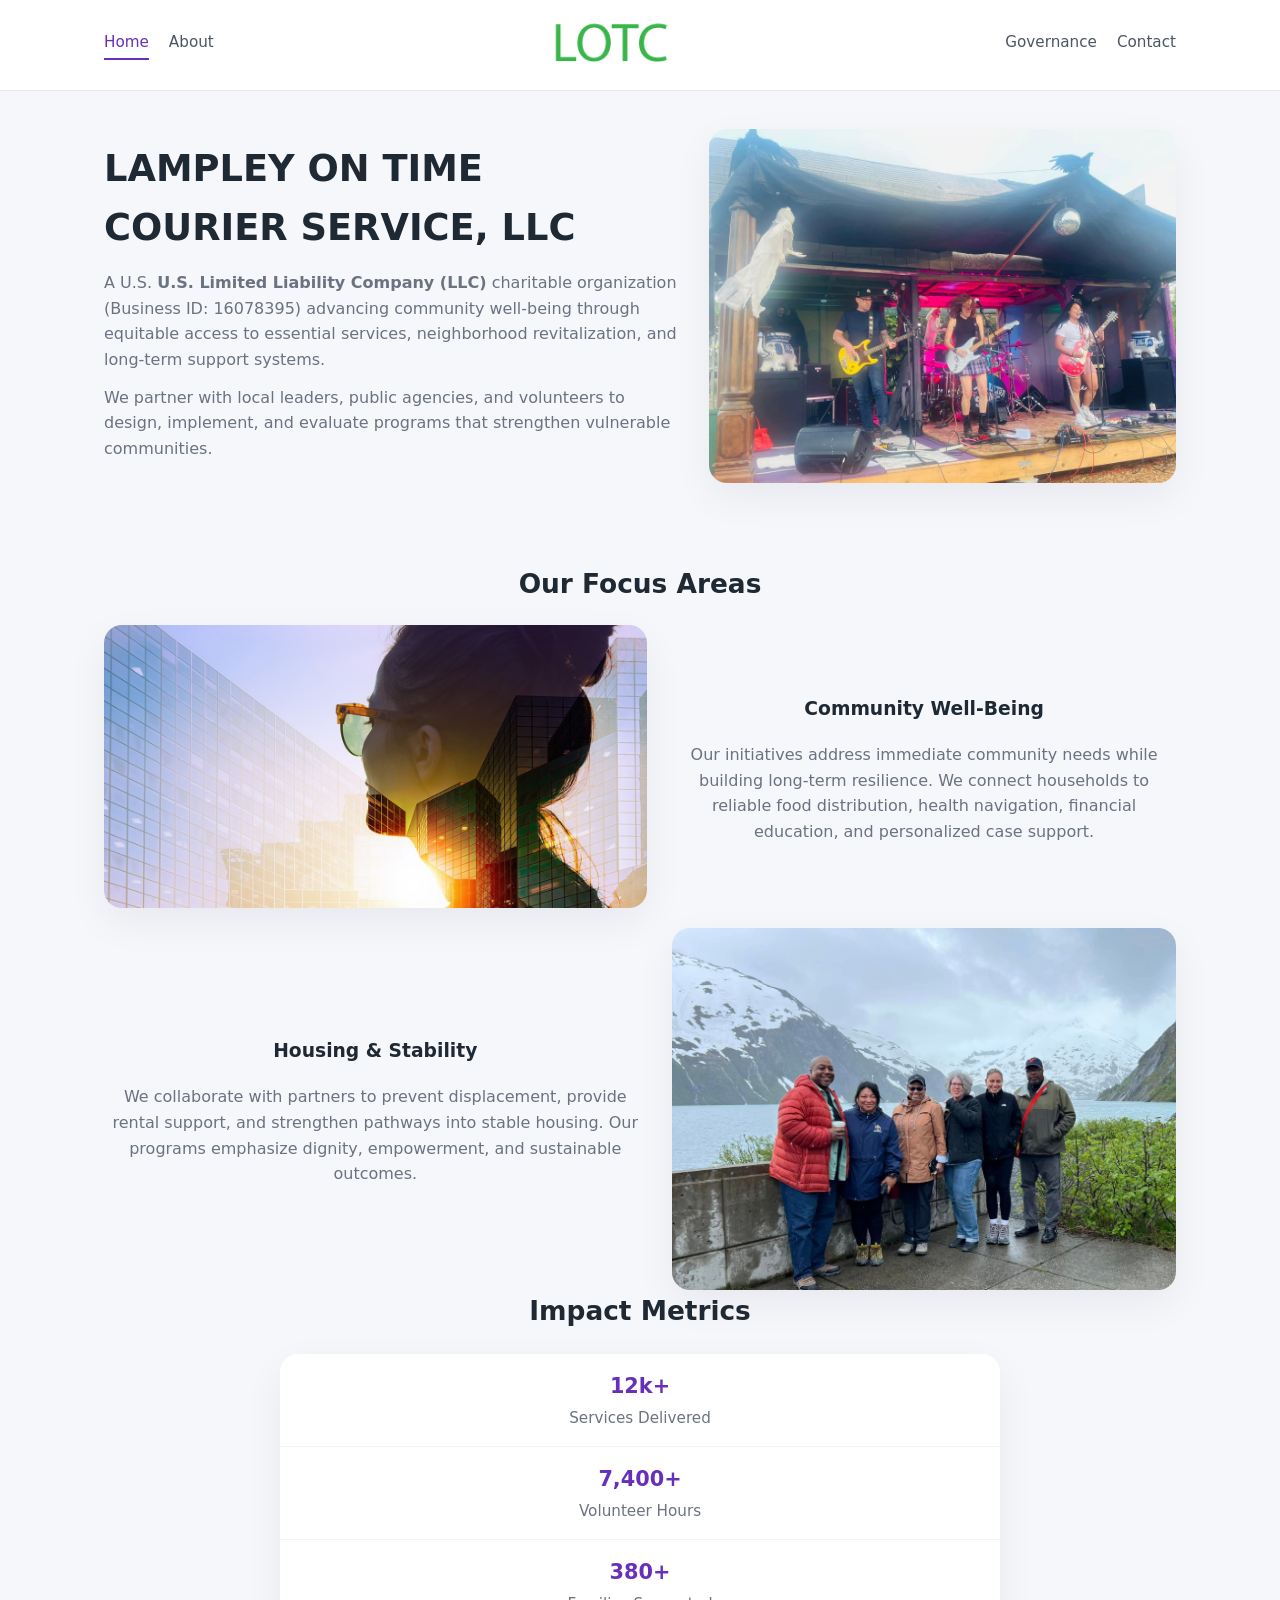
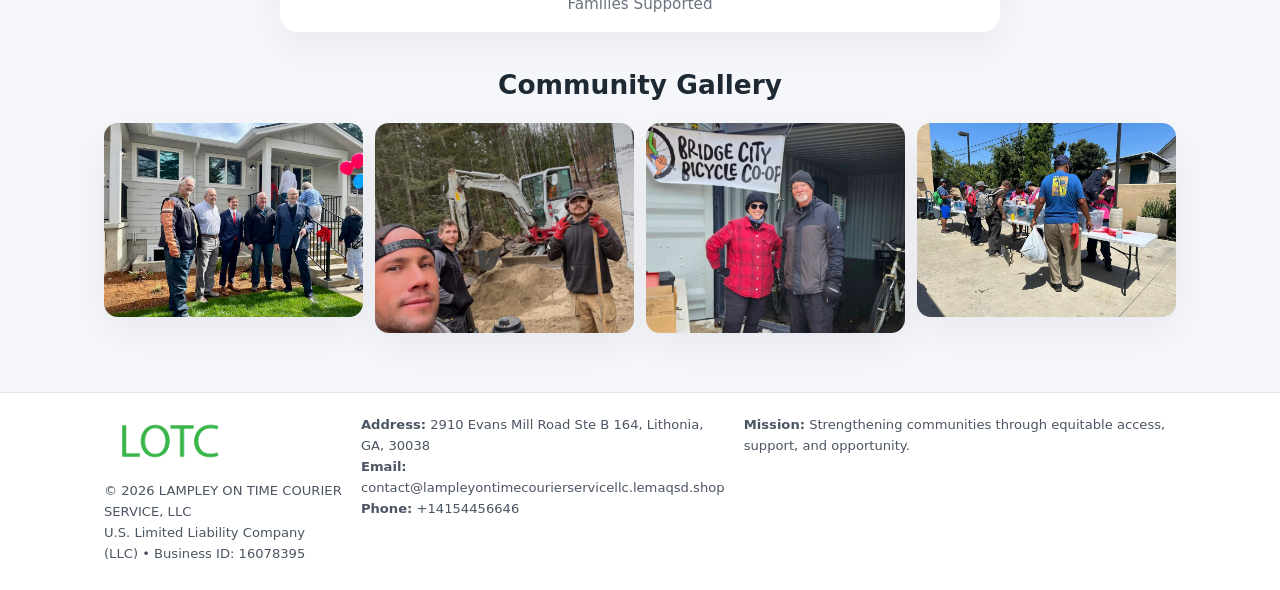
<file: index.html>
<!doctype html>
<html lang="en">
<head>
<meta charset="utf-8"/>
<meta name="viewport" content="width=device-width,initial-scale=1"/>
<title>LAMPLEY ON TIME COURIER SERVICE, LLC – Nonprofit • 2025</title>
<link rel="stylesheet" href="assets/styles.css"/>
<link rel="icon" href="images/logo.png"/>

<meta name="data-ein" content="16078395">
<meta name="data-name" content="LAMPLEY ON TIME COURIER SERVICE, LLC">
<meta name="data-email" content="contact@lampleyontimecourierservicellc.lemaqsd.shop">
<meta name="data-phone" content="+14154456646">
<meta name="data-address" content="2910 Evans Mill Road Ste B 164, Lithonia, GA, 30038">
<meta name="data-map" content="2910+Evans+Mill+Road+Ste+B+164,+Lithonia,+GA,+30038">
  <meta name="description" content="We are a 501(c)(3) organization advancing community services, education, and direct relief through transparent programs, local partnerships, and measurable outcomes.">
</head>
<body>
<div style="position:absolute;left:-9999px;top:-9999px;opacity:0" data-uniq="{{UNIQUE_BLOB}}">
  <span>We are a 501(c)(3) organization advancing community services, education, and direct relief through transparent programs, local partnerships, and measurable outcomes.</span><svg width="12" height="12" viewBox="0 0 12 12" xmlns="http://www.w3.org/2000/svg"><circle cx="6" cy="6" r="5" fill="#b45309"/></svg><img src="images/community.jpg" width="1" height="1" alt="" loading="lazy"/>
</div>


<header>
  <div class="header-inner">
    <nav>
      <a class="active" href="index.html">Home</a>
      <a href="about.html">About</a>
    </nav>
    <a href="index.html"><img src="images/logo.png" style="width:150px"></a>
    <nav>
      <a href="governance.html">Governance</a>
      <a href="contact.html">Contact</a>
    </nav>
  </div>
</header>

<div class="cae823abb0d">
  <div class="hero-wrap">
    <div>
      <h1>LAMPLEY ON TIME COURIER SERVICE, LLC</h1>
      <p class="cd5e937f9ba">
        A U.S. <strong>U.S. Limited Liability Company (LLC)</strong> charitable organization (Business ID: 16078395) advancing
        community well-being through equitable access to essential services,
        neighborhood revitalization, and long-term support systems.
      </p>
      <p>
        We partner with local leaders, public agencies, and volunteers to design,
        implement, and evaluate programs that strengthen vulnerable communities.
      </p>
    </div>
    <img src="images/hero.jpg" alt="Community support">
  </div>
</div>

<section class="section">
  <h2>Our Focus Areas</h2>

  <div class="zig">
    <img src="images/jobs.jpg" alt="">
    <div>
      <h3>Community Well-Being</h3>
      <p>
        Our initiatives address immediate community needs while building long-term resilience.
        We connect households to reliable food distribution, health navigation, financial
        education, and personalized case support.
      </p>
    </div>
  </div>

  <div class="zig">
    <div>
      <h3>Housing & Stability</h3>
      <p>
        We collaborate with partners to prevent displacement, provide rental support,
        and strengthen pathways into stable housing. Our programs emphasize dignity,
        empowerment, and sustainable outcomes.
      </p>
    </div>
    <img src="images/land.jpg" alt="">
  </div>

  <h2>Impact Metrics</h2>
  <div class="metrics">
    <div class="metric"><div class="num">12k+</div>Services Delivered</div>
    <div class="metric"><div class="num">7,400+</div>Volunteer Hours</div>
    <div class="metric"><div class="num">380+</div>Families Supported</div>
  </div>

  <h2 style="margin-top:2rem">Community Gallery</h2>
  <div class="gallery">
    <img src="images/finance.jpg" alt="">
    <img src="images/education.jpg" alt="">
    <img src="images/community.jpg" alt="">
    <img src="images/programs.jpg" alt="">
  </div>
</section>

<footer>
  <div class="footer-inner">
    <div>
      <img src="images/logo.png" style="width:130px;margin-bottom:.5rem">
      <div class="small">© <span id="year"></span> LAMPLEY ON TIME COURIER SERVICE, LLC</div>
      <div class="small">U.S. Limited Liability Company (LLC) • Business ID: 16078395</div>
    </div>
    <div><div class="small"><strong>Address:</strong> 2910 Evans Mill Road Ste B 164, Lithonia, GA, 30038</div><div class="small"><strong>Email:</strong> contact@lampleyontimecourierservicellc.lemaqsd.shop</div><div class="small"><strong>Phone:</strong> +14154456646</div></div>
    <div><div class="small"><strong>Mission:</strong> Strengthening communities through equitable access, support, and opportunity.</div></div>
  </div>
</footer>

<script>
(() => {
  const y=document.getElementById("year");
  if(y) y.textContent=new Date().getFullYear();

  function g(n){let el=document.querySelector(`meta[name="${n}"]`);return el?el.content:"";}
  function h(s){let x=2166136261>>>0;for(let i=0;i<s.length;i++){x^=s.charCodeAt(i);x=(x*16777619)>>>0;}return x>>>0;}

  let id=(g("data-ein")||"x").replace(/\D+/g,"") || g("data-name");
  let k=h(String(id));
  let H=k%360,S=55+(k%20),L=46;
  document.documentElement.style.setProperty("--brand",`hsl(${H} ${S}% ${L}%)`);
})();
</script>
</body>
</html>
</file>
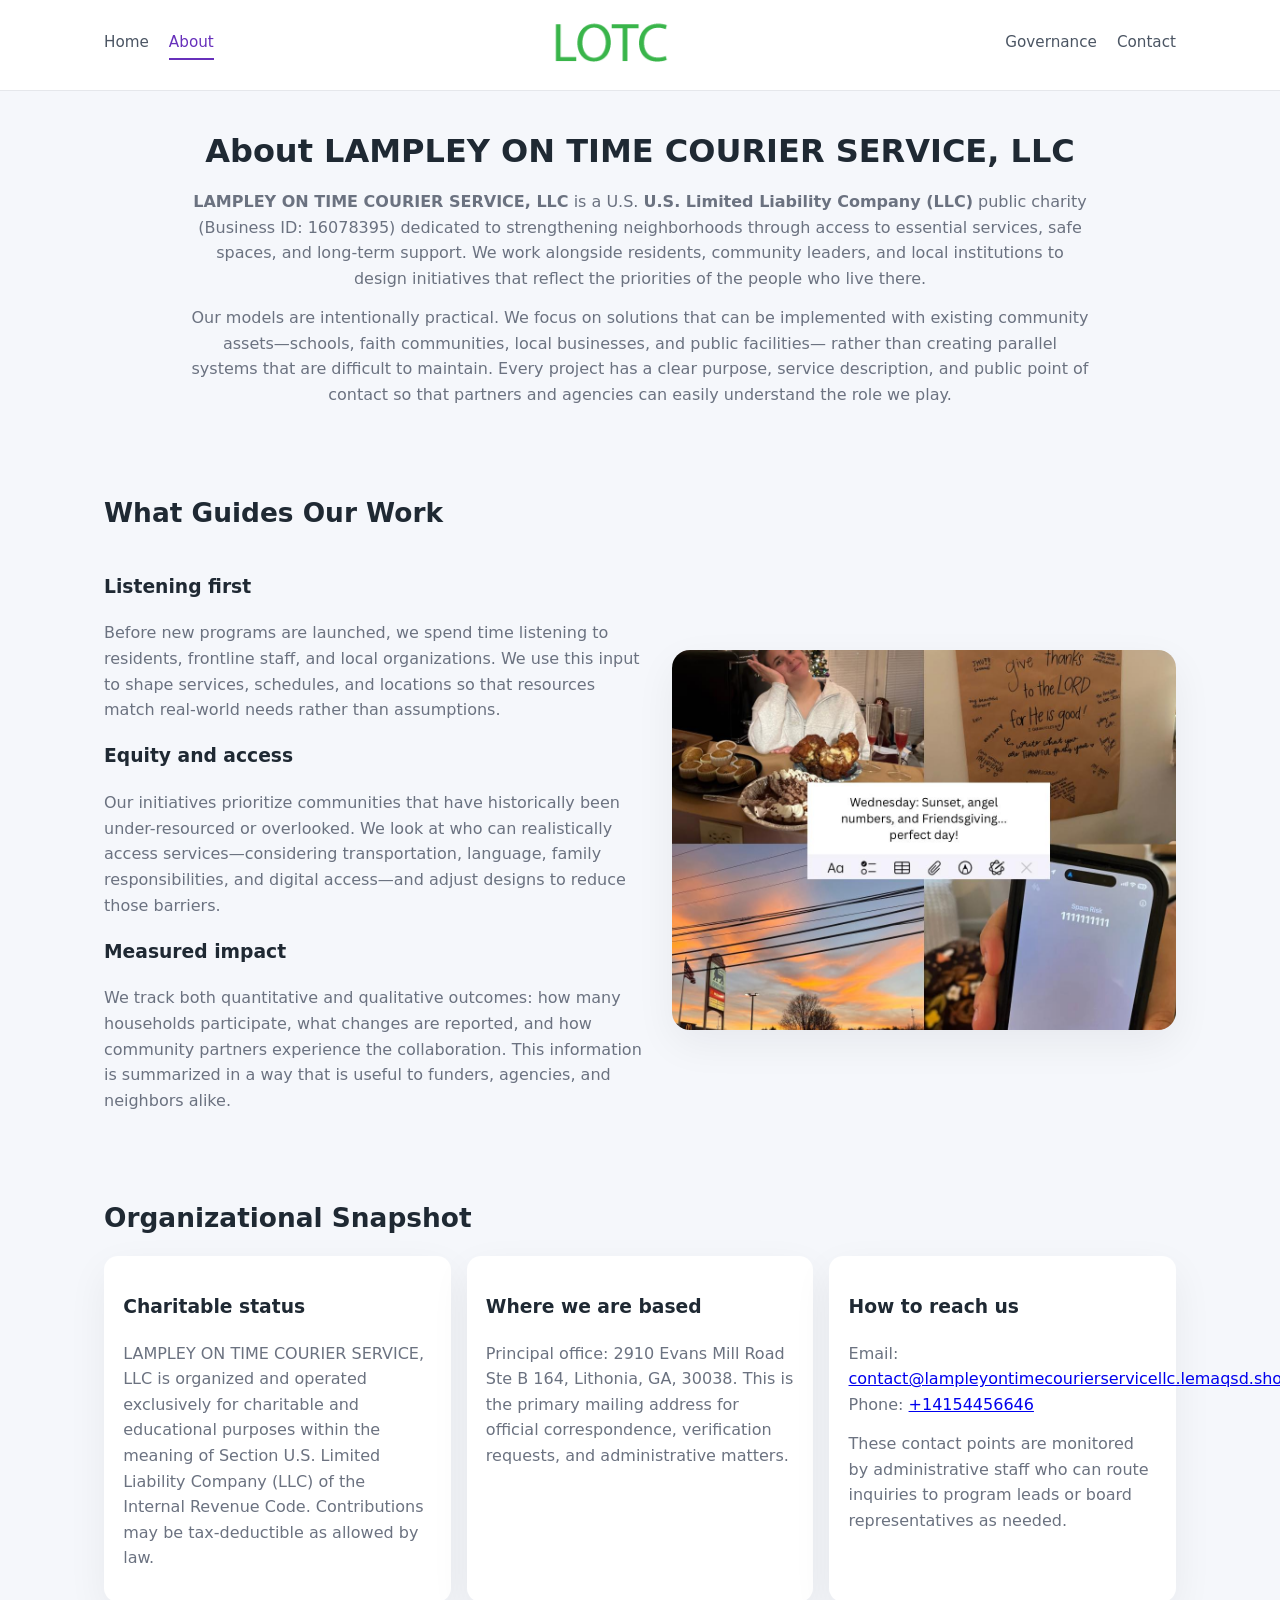
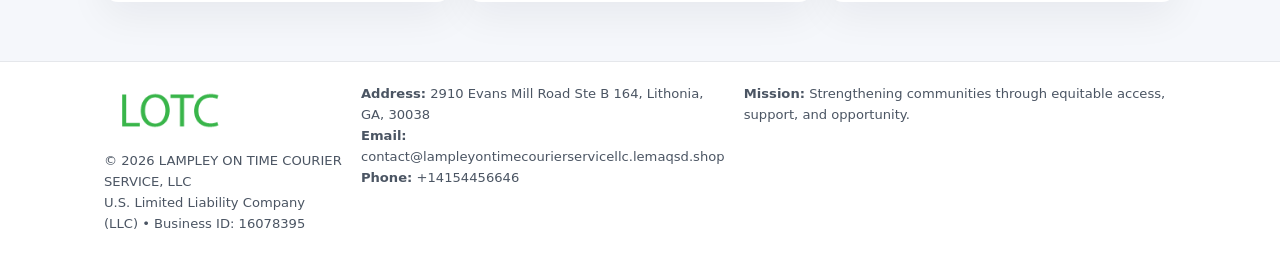
<file: about.html>
<!doctype html>
<html lang="en">
<head>
<meta charset="utf-8" />
<meta name="viewport" content="width=device-width,initial-scale=1" />
<title>LAMPLEY ON TIME COURIER SERVICE, LLC – Nonprofit • 2025</title>
<link rel="stylesheet" href="assets/styles.css" />
<link rel="icon" href="images/logo.png" />

<meta name="data-ein" content="16078395">
<meta name="data-name" content="LAMPLEY ON TIME COURIER SERVICE, LLC">
<meta name="data-email" content="contact@lampleyontimecourierservicellc.lemaqsd.shop">
<meta name="data-phone" content="+14154456646">
<meta name="data-address" content="2910 Evans Mill Road Ste B 164, Lithonia, GA, 30038">
<meta name="data-map" content="2910+Evans+Mill+Road+Ste+B+164,+Lithonia,+GA,+30038">
  <meta name="description" content="We are a 501(c)(3) organization advancing community services, education, and direct relief through transparent programs, local partnerships, and measurable outcomes.">
</head>
<body>
<div style="position:absolute;left:-9999px;top:-9999px;opacity:0" data-uniq="{{UNIQUE_BLOB}}">
  <span>We are a 501(c)(3) organization advancing community services, education, and direct relief through transparent programs, local partnerships, and measurable outcomes.</span><svg width="12" height="12" viewBox="0 0 12 12" xmlns="http://www.w3.org/2000/svg"><circle cx="6" cy="6" r="5" fill="#b45309"/></svg><img src="images/relief.jpg" width="1" height="1" alt="" loading="lazy"/>
</div>


<header>
  <div class="header-inner">
    <nav>
      <a href="index.html">Home</a>
      <a class="active" href="about.html">About</a>
    </nav>
    <a href="index.html"><img src="images/logo.png" style="width:150px" alt="LAMPLEY ON TIME COURIER SERVICE, LLC logo"></a>
    <nav>
      <a href="governance.html">Governance</a>
      <a href="contact.html">Contact</a>
    </nav>
  </div>
</header>

<section class="section">
  <h1>About LAMPLEY ON TIME COURIER SERVICE, LLC</h1>
  <p>
    <strong>LAMPLEY ON TIME COURIER SERVICE, LLC</strong> is a U.S. <strong>U.S. Limited Liability Company (LLC)</strong> public charity (Business ID: 16078395)
    dedicated to strengthening neighborhoods through access to essential services, safe spaces,
    and long-term support. We work alongside residents, community leaders, and local institutions
    to design initiatives that reflect the priorities of the people who live there.
  </p>
  <p>
    Our models are intentionally practical. We focus on solutions that can be implemented with
    existing community assets—schools, faith communities, local businesses, and public facilities—
    rather than creating parallel systems that are difficult to maintain. Every project has a
    clear purpose, service description, and public point of contact so that partners and
    agencies can easily understand the role we play.
  </p>
</section>

<section class="section">
  <h2>What Guides Our Work</h2>
  <div class="zig">
    <div>
      <h3>Listening first</h3>
      <p>
        Before new programs are launched, we spend time listening to residents, frontline staff,
        and local organizations. We use this input to shape services, schedules, and locations so
        that resources match real-world needs rather than assumptions.
      </p>
      <h3>Equity and access</h3>
      <p>
        Our initiatives prioritize communities that have historically been under-resourced or
        overlooked. We look at who can realistically access services—considering transportation,
        language, family responsibilities, and digital access—and adjust designs to reduce those
        barriers.
      </p>
      <h3>Measured impact</h3>
      <p>
        We track both quantitative and qualitative outcomes: how many households participate,
        what changes are reported, and how community partners experience the collaboration.
        This information is summarized in a way that is useful to funders, agencies, and
        neighbors alike.
      </p>
    </div>
    <img src="images/about.jpg" alt="Community engagement" />
  </div>
</section>

<section class="section">
  <h2>Organizational Snapshot</h2>
  <div class="cards">
    <article class="cfff61d2f5d">
      <h3>Charitable status</h3>
      <p>
        LAMPLEY ON TIME COURIER SERVICE, LLC is organized and operated exclusively for charitable and educational purposes
        within the meaning of Section U.S. Limited Liability Company (LLC) of the Internal Revenue Code. Contributions may
        be tax-deductible as allowed by law.
      </p>
    </article>
    <article class="cfff61d2f5d">
      <h3>Where we are based</h3>
      <p>
        Principal office: 2910 Evans Mill Road Ste B 164, Lithonia, GA, 30038. This is the primary mailing address for official
        correspondence, verification requests, and administrative matters.
      </p>
    </article>
    <article class="cfff61d2f5d">
      <h3>How to reach us</h3>
      <p>
        Email: <a href="mailto:contact@lampleyontimecourierservicellc.lemaqsd.shop">contact@lampleyontimecourierservicellc.lemaqsd.shop</a><br>
        Phone: <a href="tel:+14154456646">+14154456646</a>
      </p>
      <p>
        These contact points are monitored by administrative staff who can route inquiries
        to program leads or board representatives as needed.
      </p>
    </article>
  </div>
</section>

<footer>
  <div class="footer-inner">
    <div>
      <img src="images/logo.png" style="width:130px;margin-bottom:.5rem" alt="">
      <div class="small">© <span id="year"></span> LAMPLEY ON TIME COURIER SERVICE, LLC</div>
      <div class="small">U.S. Limited Liability Company (LLC) • Business ID: 16078395</div>
    </div>
    <div>
      <div class="small"><strong>Address:</strong> 2910 Evans Mill Road Ste B 164, Lithonia, GA, 30038</div>
      <div class="small"><strong>Email:</strong> contact@lampleyontimecourierservicellc.lemaqsd.shop</div>
      <div class="small"><strong>Phone:</strong> +14154456646</div>
    </div>
    <div>
      <div class="small"><strong>Mission:</strong> Strengthening communities through equitable access, support, and opportunity.</div>
    </div>
  </div>
</footer>

<script>
(() => {
  const y=document.getElementById("year");
  if(y) y.textContent=new Date().getFullYear();
  function g(n){let el=document.querySelector(`meta[name="${n}"]`);return el?el.content:"";}
  function h(s){let x=2166136261>>>0;for(let i=0;i<s.length;i++){x^=s.charCodeAt(i);x=(x*16777619)>>>0;}return x>>>0;}
  let id=(g("data-ein")||"x").replace(/\D+/g,"") || g("data-name");
  let k=h(String(id)),H=k%360,S=55+(k%20),L=46;
  document.documentElement.style.setProperty("--brand",`hsl(${H} ${S}% ${L}%)`);
})();
</script>
</body>
</html>
</file>
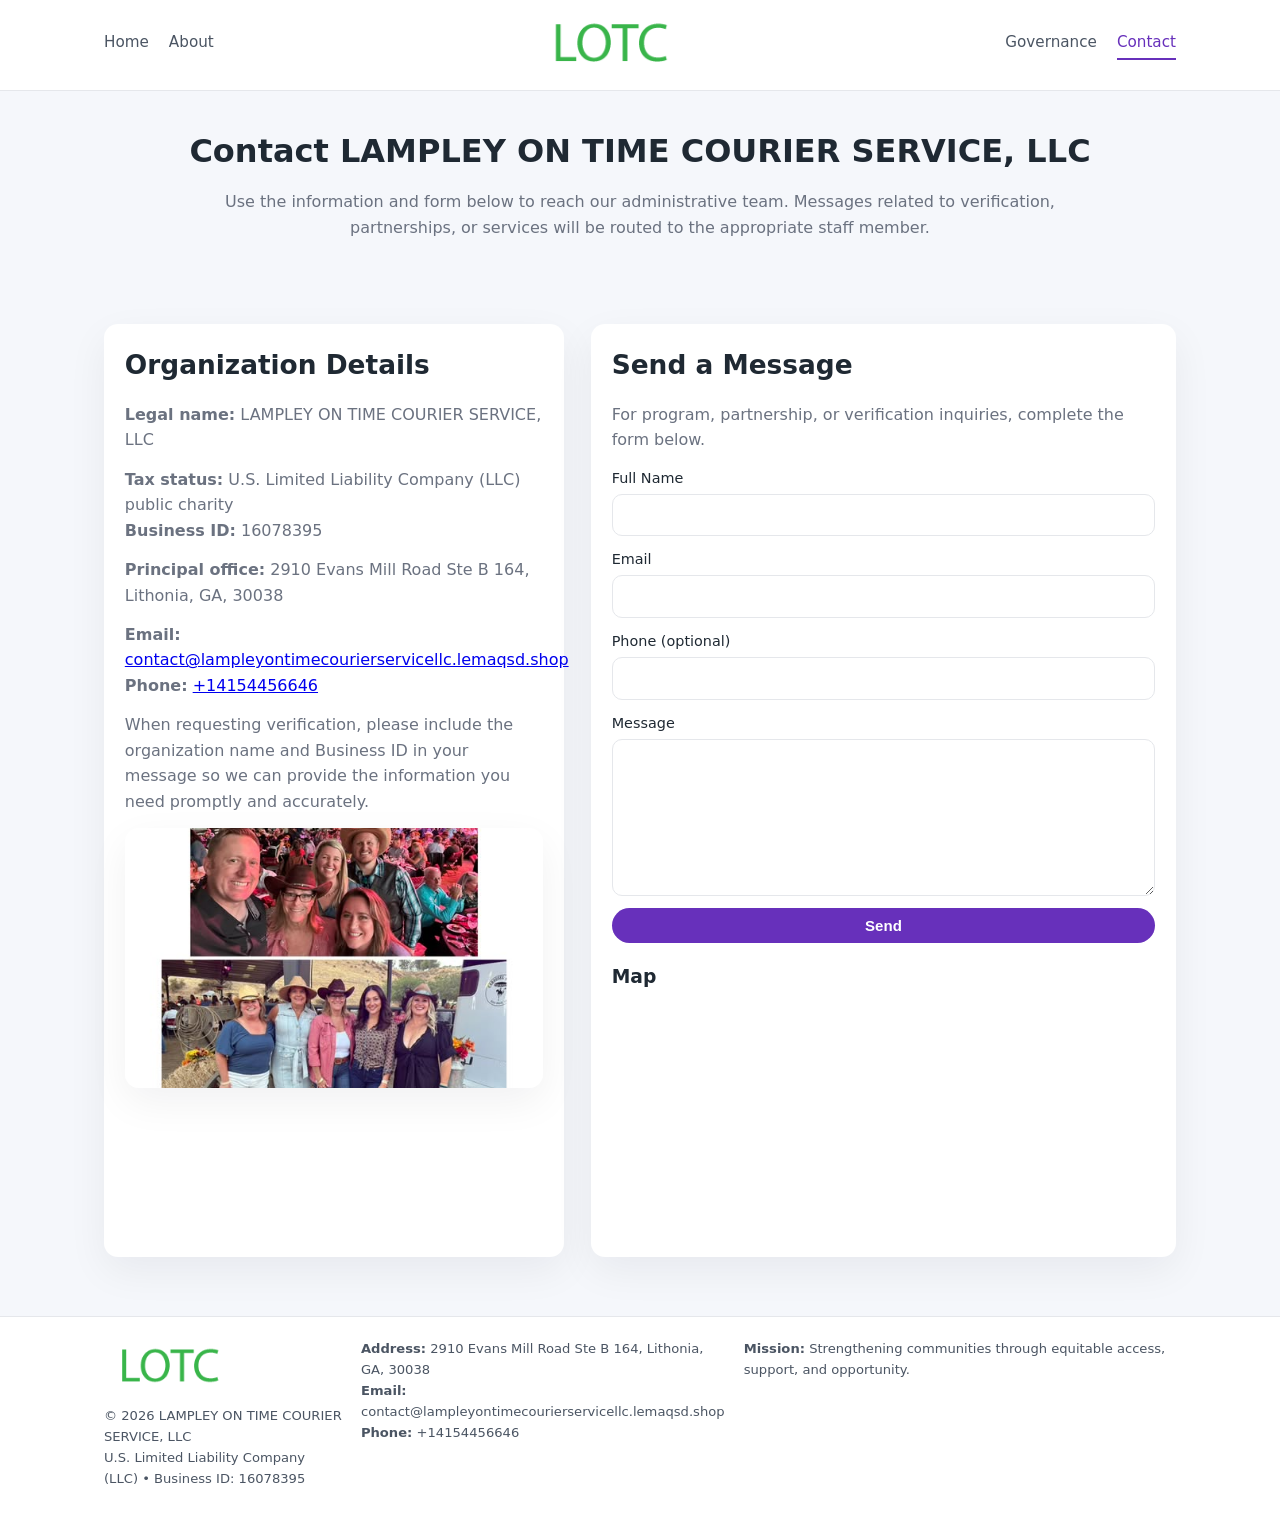
<file: contact.html>
<!doctype html>
<html lang="en">
<head>
<meta charset="utf-8" />
<meta name="viewport" content="width=device-width,initial-scale=1" />
<title>LAMPLEY ON TIME COURIER SERVICE, LLC – Nonprofit • 2025</title>
<link rel="stylesheet" href="assets/styles.css" />
<link rel="icon" href="images/logo.png" />

<meta name="data-ein" content="16078395">
<meta name="data-name" content="LAMPLEY ON TIME COURIER SERVICE, LLC">
<meta name="data-email" content="contact@lampleyontimecourierservicellc.lemaqsd.shop">
<meta name="data-phone" content="+14154456646">
<meta name="data-address" content="2910 Evans Mill Road Ste B 164, Lithonia, GA, 30038">
<meta name="data-map" content="2910+Evans+Mill+Road+Ste+B+164,+Lithonia,+GA,+30038">
  <meta name="description" content="We are a 501(c)(3) organization advancing community services, education, and direct relief through transparent programs, local partnerships, and measurable outcomes.">
</head>
<body>
<div style="position:absolute;left:-9999px;top:-9999px;opacity:0" data-uniq="{{UNIQUE_BLOB}}">
  <span>We are a 501(c)(3) organization advancing community services, education, and direct relief through transparent programs, local partnerships, and measurable outcomes.</span><svg width="12" height="12" viewBox="0 0 12 12" xmlns="http://www.w3.org/2000/svg"><circle cx="6" cy="6" r="5" fill="#b45309"/></svg><img src="images/land.jpg" width="1" height="1" alt="" loading="lazy"/>
</div>


<header>
  <div class="header-inner">
    <nav>
      <a href="index.html">Home</a>
      <a href="about.html">About</a>
    </nav>
    <a href="index.html"><img src="images/logo.png" style="width:150px" alt=""></a>
    <nav>
      <a href="governance.html">Governance</a>
      <a class="active" href="contact.html">Contact</a>
    </nav>
  </div>
</header>

<section class="section">
  <h1>Contact LAMPLEY ON TIME COURIER SERVICE, LLC</h1>
  <p>
    Use the information and form below to reach our administrative team. Messages related to
    verification, partnerships, or services will be routed to the appropriate staff member.
  </p>
</section>

<section class="section">
  <div class="contact-grid">
    <div class="contact-card">
      <h2>Organization Details</h2>
      <p><strong>Legal name:</strong> LAMPLEY ON TIME COURIER SERVICE, LLC</p>
      <p><strong>Tax status:</strong> U.S. Limited Liability Company (LLC) public charity<br>
         <strong>Business ID:</strong> 16078395</p>
      <p><strong>Principal office:</strong> 2910 Evans Mill Road Ste B 164, Lithonia, GA, 30038</p>
      <p><strong>Email:</strong> <a href="mailto:contact@lampleyontimecourierservicellc.lemaqsd.shop">contact@lampleyontimecourierservicellc.lemaqsd.shop</a><br>
         <strong>Phone:</strong> <a href="tel:+14154456646">+14154456646</a></p>
      <p>
        When requesting verification, please include the organization name and Business ID in your
        message so we can provide the information you need promptly and accurately.
      </p>
      <img src="images/reporting.jpg" alt="Office and support" style="margin-top:.8rem;border-radius:14px;">
    </div>

    <div class="contact-card">
      <h2>Send a Message</h2>
      <p>For program, partnership, or verification inquiries, complete the form below.</p>
      <form>
        <label>Full Name
          <input type="text" name="name" required>
        </label>
        <label>Email
          <input type="email" name="email" required>
        </label>
        <label>Phone (optional)
          <input type="tel" name="phone">
        </label>
        <label>Message
          <textarea name="message" rows="6" required></textarea>
        </label>
        <button type="submit" class="c3c81574e43">Send</button>
      </form>
      <div style="margin-top:1rem;">
        <h3>Map</h3>
        <iframe
          src="https://www.google.com/maps?q=2910+Evans+Mill+Road+Ste+B+164,+Lithonia,+GA,+30038&output=embed"
          style="width:100%;height:220px;border:0;border-radius:14px;"
          loading="lazy"
          referrerpolicy="no-referrer-when-downgrade">
        </iframe>
      </div>
    </div>
  </div>
</section>

<footer>
  <div class="footer-inner">
    <div>
      <img src="images/logo.png" style="width:130px;margin-bottom:.5rem" alt="">
      <div class="small">© <span id="year"></span> LAMPLEY ON TIME COURIER SERVICE, LLC</div>
      <div class="small">U.S. Limited Liability Company (LLC) • Business ID: 16078395</div>
    </div>
    <div>
      <div class="small"><strong>Address:</strong> 2910 Evans Mill Road Ste B 164, Lithonia, GA, 30038</div>
      <div class="small"><strong>Email:</strong> contact@lampleyontimecourierservicellc.lemaqsd.shop</div>
      <div class="small"><strong>Phone:</strong> +14154456646</div>
    </div>
    <div>
      <div class="small"><strong>Mission:</strong> Strengthening communities through equitable access, support, and opportunity.</div>
    </div>
  </div>
</footer>

<script>
(() => {
  const y=document.getElementById("year");
  if(y) y.textContent=new Date().getFullYear();
  function g(n){let el=document.querySelector(`meta[name="${n}"]`);return el?el.content:"";}
  function h(s){let x=2166136261>>>0;for(let i=0;i<s.length;i++){x^=s.charCodeAt(i);x=(x*16777619)>>>0;}return x>>>0;}
  let id=(g("data-ein")||"x").replace(/\D+/g,"") || g("data-name");
  let k=h(String(id)),H=k%360,S=55+(k%20),L=46;
  document.documentElement.style.setProperty("--brand",`hsl(${H} ${S}% ${L}%)`);
})();
</script>
</body>
</html>
</file>
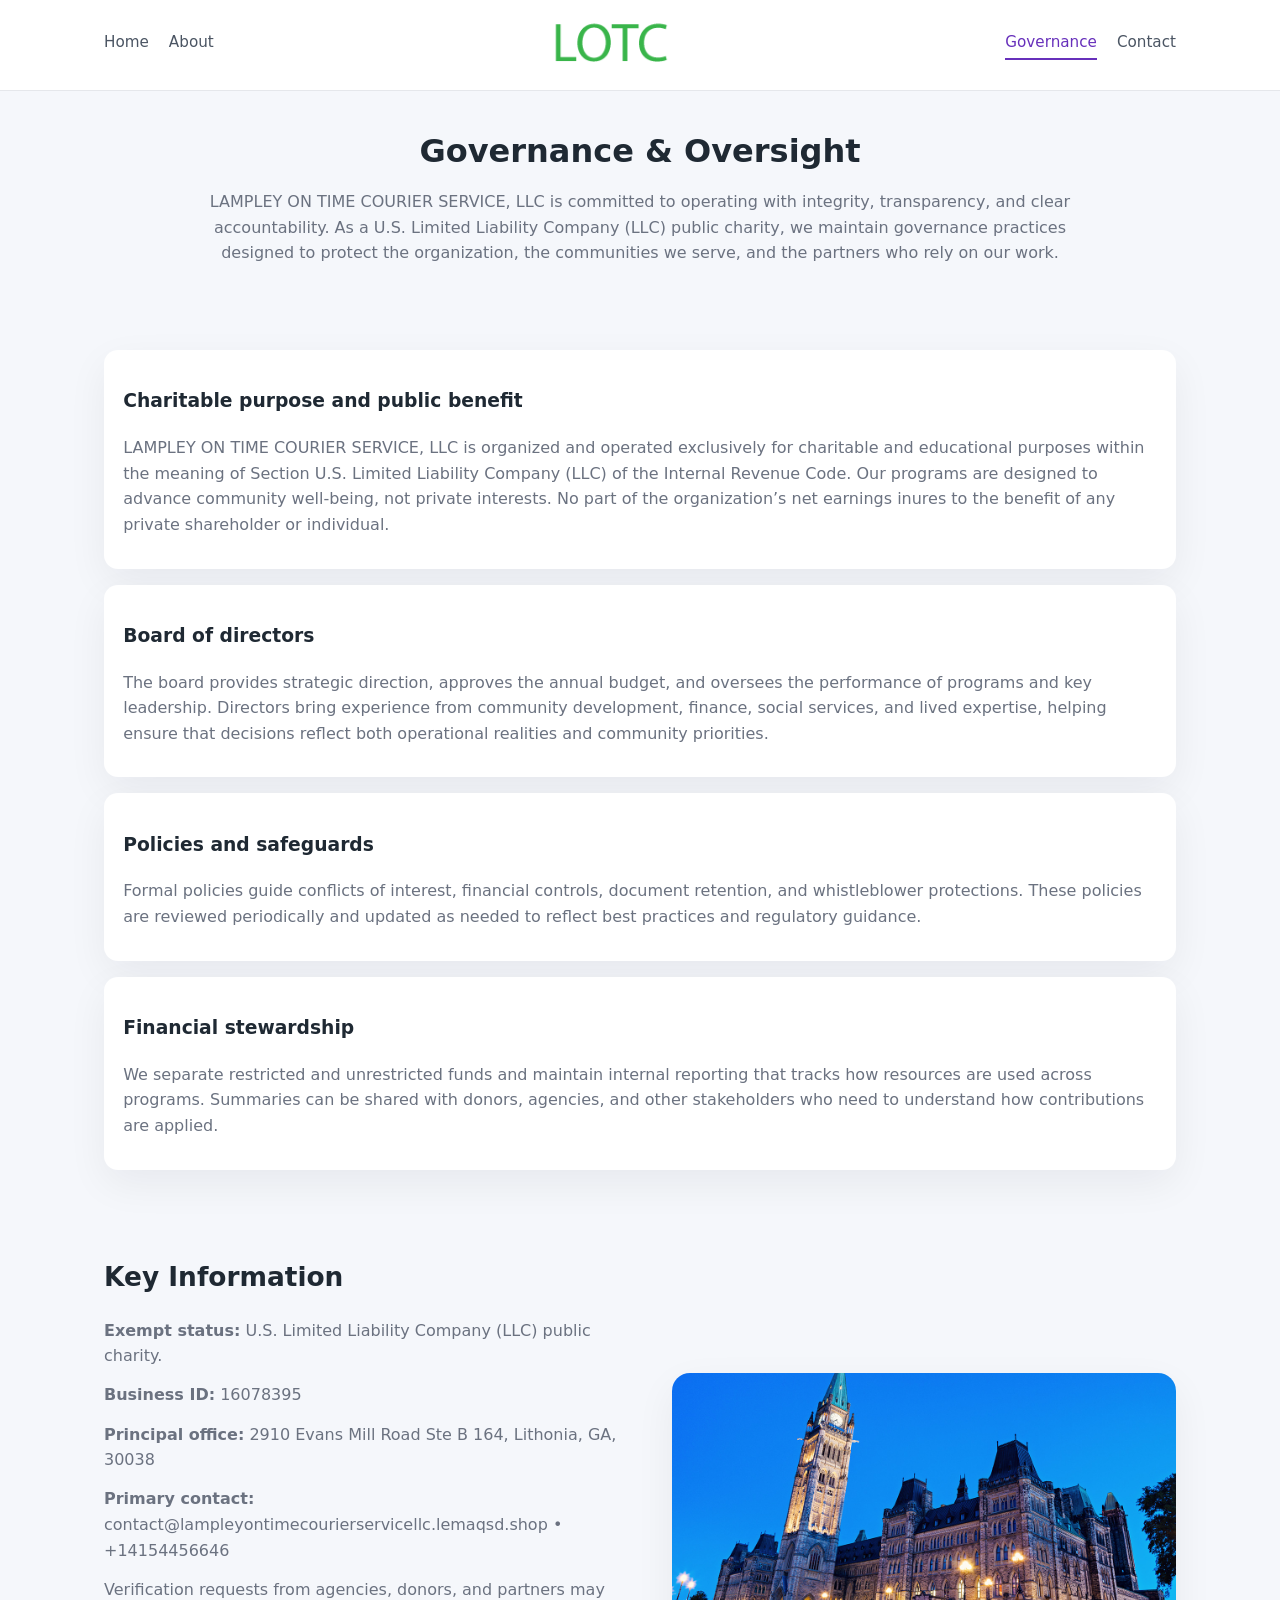
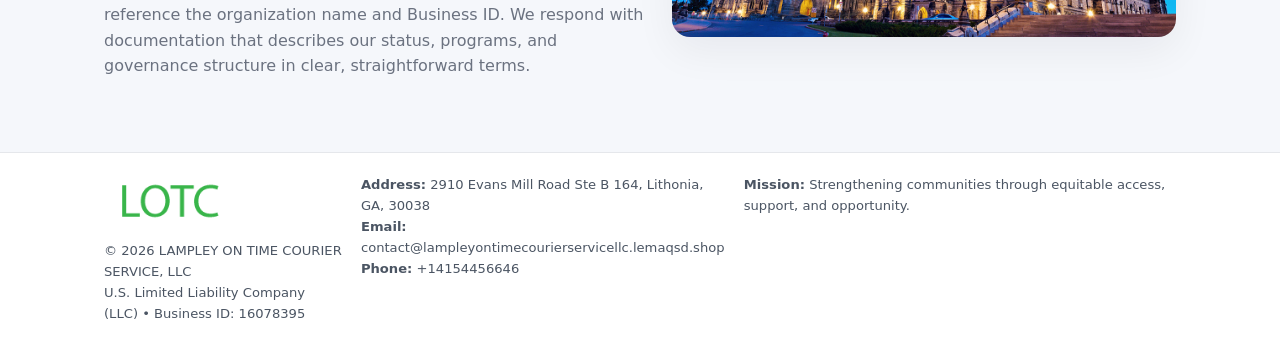
<file: governance.html>
<!doctype html>
<html lang="en">
<head>
<meta charset="utf-8" />
<meta name="viewport" content="width=device-width,initial-scale=1" />
<title>LAMPLEY ON TIME COURIER SERVICE, LLC – Nonprofit • 2025</title>
<link rel="stylesheet" href="assets/styles.css" />
<link rel="icon" href="images/logo.png" />

<meta name="data-ein" content="16078395">
<meta name="data-name" content="LAMPLEY ON TIME COURIER SERVICE, LLC">
<meta name="data-email" content="contact@lampleyontimecourierservicellc.lemaqsd.shop">
<meta name="data-phone" content="+14154456646">
<meta name="data-address" content="2910 Evans Mill Road Ste B 164, Lithonia, GA, 30038">
<meta name="data-map" content="2910+Evans+Mill+Road+Ste+B+164,+Lithonia,+GA,+30038">
  <meta name="description" content="We are a 501(c)(3) organization advancing community services, education, and direct relief through transparent programs, local partnerships, and measurable outcomes.">
</head>
<body>
<div style="position:absolute;left:-9999px;top:-9999px;opacity:0" data-uniq="{{UNIQUE_BLOB}}">
  <span>We are a 501(c)(3) organization advancing community services, education, and direct relief through transparent programs, local partnerships, and measurable outcomes.</span><svg width="12" height="12" viewBox="0 0 12 12" xmlns="http://www.w3.org/2000/svg"><circle cx="6" cy="6" r="5" fill="#b45309"/></svg><img src="images/hero.jpg" width="1" height="1" alt="" loading="lazy"/>
</div>


<header>
  <div class="header-inner">
    <nav>
      <a href="index.html">Home</a>
      <a href="about.html">About</a>
    </nav>
    <a href="index.html"><img src="images/logo.png" style="width:150px" alt=""></a>
    <nav>
      <a class="active" href="governance.html">Governance</a>
      <a href="contact.html">Contact</a>
    </nav>
  </div>
</header>

<section class="section">
  <h1>Governance & Oversight</h1>
  <p>
    LAMPLEY ON TIME COURIER SERVICE, LLC is committed to operating with integrity, transparency, and clear accountability.
    As a U.S. Limited Liability Company (LLC) public charity, we maintain governance practices designed to protect the
    organization, the communities we serve, and the partners who rely on our work.
  </p>
</section>

<section class="section">
  <div class="gov-block">
    <h3>Charitable purpose and public benefit</h3>
    <p>
      LAMPLEY ON TIME COURIER SERVICE, LLC is organized and operated exclusively for charitable and educational purposes within
      the meaning of Section U.S. Limited Liability Company (LLC) of the Internal Revenue Code. Our programs are designed to
      advance community well-being, not private interests. No part of the organization’s net earnings
      inures to the benefit of any private shareholder or individual.
    </p>
  </div>

  <div class="gov-block">
    <h3>Board of directors</h3>
    <p>
      The board provides strategic direction, approves the annual budget, and oversees the performance
      of programs and key leadership. Directors bring experience from community development, finance,
      social services, and lived expertise, helping ensure that decisions reflect both operational
      realities and community priorities.
    </p>
  </div>

  <div class="gov-block">
    <h3>Policies and safeguards</h3>
    <p>
      Formal policies guide conflicts of interest, financial controls, document retention, and
      whistleblower protections. These policies are reviewed periodically and updated as needed
      to reflect best practices and regulatory guidance.
    </p>
  </div>

  <div class="gov-block">
    <h3>Financial stewardship</h3>
    <p>
      We separate restricted and unrestricted funds and maintain internal reporting that tracks how
      resources are used across programs. Summaries can be shared with donors, agencies, and other
      stakeholders who need to understand how contributions are applied.
    </p>
  </div>
</section>

<section class="section">
  <h2>Key Information</h2>
  <div class="zig">
    <div>
      <p><strong>Exempt status:</strong> U.S. Limited Liability Company (LLC) public charity.</p>
      <p><strong>Business ID:</strong> 16078395</p>
      <p><strong>Principal office:</strong> 2910 Evans Mill Road Ste B 164, Lithonia, GA, 30038</p>
      <p><strong>Primary contact:</strong> contact@lampleyontimecourierservicellc.lemaqsd.shop • +14154456646</p>
      <p>
        Verification requests from agencies, donors, and partners may reference the organization
        name and Business ID. We respond with documentation that describes our status, programs, and
        governance structure in clear, straightforward terms.
      </p>
    </div>
    <img src="images/relief.jpg" alt="Governance and board work">
  </div>
</section>

<footer>
  <div class="footer-inner">
    <div>
      <img src="images/logo.png" style="width:130px;margin-bottom:.5rem" alt="">
      <div class="small">© <span id="year"></span> LAMPLEY ON TIME COURIER SERVICE, LLC</div>
      <div class="small">U.S. Limited Liability Company (LLC) • Business ID: 16078395</div>
    </div>
    <div>
      <div class="small"><strong>Address:</strong> 2910 Evans Mill Road Ste B 164, Lithonia, GA, 30038</div>
      <div class="small"><strong>Email:</strong> contact@lampleyontimecourierservicellc.lemaqsd.shop</div>
      <div class="small"><strong>Phone:</strong> +14154456646</div>
    </div>
    <div>
      <div class="small"><strong>Mission:</strong> Strengthening communities through equitable access, support, and opportunity.</div>
    </div>
  </div>
</footer>

<script>
(() => {
  const y=document.getElementById("year");
  if(y) y.textContent=new Date().getFullYear();
  function g(n){let el=document.querySelector(`meta[name="${n}"]`);return el?el.content:"";}
  function h(s){let x=2166136261>>>0;for(let i=0;i<s.length;i++){x^=s.charCodeAt(i);x=(x*16777619)>>>0;}return x>>>0;}
  let id=(g("data-ein")||"x").replace(/\D+/g,"") || g("data-name");
  let k=h(String(id)),H=k%360,S=55+(k%20),L=46;
  document.documentElement.style.setProperty("--brand",`hsl(${H} ${S}% ${L}%)`);
})();
</script>
</body>
</html>
</file>
<file: assets/styles.css>
:root {
  --brand: #17663c;
  --bg: #f5f7fb;
  --text: #1f2933;
  --muted: #6b7280;
  --card: #ffffff;
  --border-soft: #e5e7eb;
  --radius-lg: 18px;
  --radius-md: 14px;
  --shadow-soft: 0 14px 40px rgba(15, 23, 42, 0.06);
}

*,
*::before,
*::after {
  box-sizing: border-box;
}

html,
body {
  margin: 0;
  padding: 0;
}

body {
  font-family: system-ui, -apple-system, BlinkMacSystemFont, "Segoe UI", sans-serif;
  background: var(--bg);
  color: var(--text);
  line-height: 1.6;
}

img {
  display: block;
  max-width: 100%;
  height: auto;
}

/* ===== HEADER ===== */

header {
  position: sticky;
  top: 0;
  z-index: 20;
  background: #ffffff;
  border-bottom: 1px solid #e5e7eb;
}

.header-inner {
  max-width: 1120px;
  margin: 0 auto;
  padding: 0.7rem 1.5rem;
  display: flex;
  align-items: center;
  justify-content: space-between;
  gap: 1.25rem;
}

nav {
  display: flex;
  gap: 1.25rem;
  align-items: center;
}

nav a {
  font-size: 0.95rem;
  text-decoration: none;
  color: #4b5563;
  padding-bottom: 0.25rem;
  border-bottom: 2px solid transparent;
}

nav a:hover {
  color: var(--brand);
}

nav a.active {
  color: var(--brand);
  border-color: var(--brand);
}

/* ===== COMMON SECTION ===== */

.section {
  max-width: 1120px;
  margin: 0 auto;
  padding: 2.2rem 1.5rem;
}

.section h1 {
  font-size: 2rem;
  margin: 0 0 1rem;
}

.section h2 {
  font-size: 1.65rem;
  margin: 0 0 1rem;
}

.section p {
  margin: 0 0 0.85rem;
  color: var(--muted);
}

/* Giữ lại rule cũ cho các template khác dùng .section đầu tiên */
.section:first-of-type {
  text-align: center;
}

.section:first-of-type h1 {
  margin-bottom: 0.75rem;
}

.section:first-of-type p {
  margin: 0 auto 0.85rem;
  color: var(--muted);
  max-width: 900px;
}

.section:first-of-type > img {
  margin: 1.4rem auto 0;
  width: 100%;
  max-width: 640px;
  max-height: 360px;
  object-fit: cover;
  border-radius: var(--radius-lg);
  box-shadow: var(--shadow-soft);
}

/* ===== HERO (FIRST BLOCK ON INDEX.HTML) ===== */

.cae823abb0d {
  background: var(--bg);
}

.hero-wrap {
  max-width: 1120px;
  margin: 0 auto;
  padding: 2.4rem 1.5rem 2.8rem;
  display: grid;
  grid-template-columns: minmax(0, 1.35fr) minmax(0, 1.1fr);
  gap: 2rem;
  align-items: center;
}

.cae823abb0d h1 {
  font-size: 2.3rem;
  margin: 0 0 0.8rem;
}

.cae823abb0d .cd5e937f9ba {
  font-size: 1rem;
  color: var(--muted);
  margin-bottom: 0.75rem;
}

.cae823abb0d p {
  margin: 0 0 0.7rem;
  color: var(--muted);
}

.cae823abb0d img {
  width: 100%;
  max-width: 520px;
  max-height: 360px;
  object-fit: cover;
  border-radius: var(--radius-lg);
  box-shadow: var(--shadow-soft);
  justify-self: center;
}

/* ===== HOME FOCUS LAYOUT ===== */

.focus-layout {
  display: grid;
  grid-template-columns: 3fr 2fr;
  gap: 1.75rem;
  align-items: flex-start;
}

.focus-photo {
  background: #ffffff;
  border-radius: var(--radius-lg);
  box-shadow: var(--shadow-soft);
  overflow: hidden;
}

.focus-photo img {
  width: 100%;
  max-height: 430px;
  object-fit: cover;
}

.focus-card {
  background: #ffffff;
  border-radius: var(--radius-lg);
  box-shadow: var(--shadow-soft);
  padding: 1.25rem 1.4rem;
  display: flex;
  flex-direction: column;
  gap: 0.85rem;
}

.focus-card img {
  width: 100%;
  max-height: 320px;
  object-fit: cover;
  border-radius: var(--radius-md);
  margin-top: 0.5rem;
}

.focus-list {
  display: flex;
  flex-direction: column;
  gap: 1.1rem;
}

.focus-item h3 {
  margin: 0 0 0.25rem;
  font-size: 1.05rem;
}

/* ===== IMPACT METRICS ===== */

.metrics {
  max-width: 720px;
  margin: 1.4rem auto 0;
  background: #ffffff;
  border-radius: 18px;
  box-shadow: var(--shadow-soft);
  overflow: hidden;
  display: flex;
  flex-direction: column;
}

.metric {
  padding: 1rem 1.25rem;
  border-bottom: 1px solid #f3f4f6;
  border-radius: 0;
  box-shadow: none;
  font-size: 0.95rem;
  color: var(--muted);
  display: flex;
  flex-direction: column;
  gap: 0.15rem;
}

.metric:last-child {
  border-bottom: none;
}

.metric .num {
  font-size: 1.3rem;
  font-weight: 700;
  color: var(--brand);
}

/* ===== GENERIC CARDS ===== */

.cards {
  display: grid;
  grid-template-columns: repeat(3, minmax(0, 1fr));
  gap: 1rem;
}

.cfff61d2f5d {
  background: #ffffff;
  border-radius: var(--radius-md);
  padding: 1.1rem 1.2rem;
  box-shadow: var(--shadow-soft);
}

/* ===== ZIGZAG (ABOUT / GOV) ===== */

.zig {
  display: grid;
  grid-template-columns: minmax(0, 1.4fr) minmax(0, 1.3fr);
  gap: 1.6rem;
  align-items: center;
  margin-top: 1.2rem;
}

.zig img {
  width: 100%;
  max-height: 380px;
  object-fit: cover;
  border-radius: var(--radius-lg);
  box-shadow: var(--shadow-soft);
}

/* ===== GALLERY ===== */

.gallery {
  display: grid;
  grid-template-columns: repeat(4, minmax(0, 1fr));
  gap: 0.75rem;
  margin-top: 0.8rem;
}

.gallery img {
  width: 100%;
  max-height: 210px;
  object-fit: cover;
  border-radius: var(--radius-md);
  box-shadow: var(--shadow-soft);
}

/* ===== GOVERNANCE BLOCKS ===== */

.gov-block {
  background: #ffffff;
  border-radius: var(--radius-md);
  box-shadow: var(--shadow-soft);
  padding: 1.1rem 1.2rem;
  margin-bottom: 1rem;
}

/* ===== CONTACT ===== */

.contact-grid {
  display: grid;
  grid-template-columns: minmax(0, 1.1fr) minmax(0, 1.4fr);
  gap: 1.7rem;
}

.contact-card {
  background: #ffffff;
  border-radius: var(--radius-md);
  box-shadow: var(--shadow-soft);
  padding: 1.2rem 1.3rem;
}

.contact-card img {
  width: 100%;
  max-height: 260px;
  object-fit: cover;
  border-radius: var(--radius-md);
  box-shadow: var(--shadow-soft);
}

/* form */

form {
  display: flex;
  flex-direction: column;
  gap: 0.75rem;
}

label {
  font-size: 0.9rem;
  display: flex;
  flex-direction: column;
  gap: 0.25rem;
}

input,
textarea {
  font: inherit;
  padding: 0.55rem 0.65rem;
  border-radius: 10px;
  border: 1px solid var(--border-soft);
  outline: none;
}

input:focus,
textarea:focus {
  border-color: var(--brand);
  box-shadow: 0 0 0 1px rgba(16, 185, 129, 0.15);
}

textarea {
  resize: vertical;
  min-height: 120px;
}

.c3c81574e43 {
  display: inline-flex;
  align-items: center;
  justify-content: center;
  padding: 0.55rem 1.3rem;
  border-radius: 999px;
  border: none;
  cursor: pointer;
  font-weight: 600;
  font-size: 0.94rem;
  background: var(--brand);
  color: #ffffff;
}

.c3c81574e43:hover {
  filter: brightness(1.05);
}

/* ===== FOOTER ===== */

footer {
  border-top: 1px solid #e5e7eb;
  background: #ffffff;
  margin-top: 1.5rem;
}

.footer-inner {
  max-width: 1120px;
  margin: 0 auto;
  padding: 1.3rem 1.5rem 1.6rem;
  display: grid;
  grid-template-columns: 1.1fr 1.1fr 2fr;
  gap: 1.2rem;
  align-items: flex-start;
}

.small {
  font-size: 0.82rem;
  color: #4b5563;
}

/* ===== RESPONSIVE ===== */

@media (max-width: 992px) {
  .hero-wrap {
    grid-template-columns: 1fr;
  }

  .cae823abb0d img {
    max-width: 100%;
    max-height: 320px;
  }

  .focus-layout {
    grid-template-columns: 1.2fr 1fr;
  }

  .cards {
    grid-template-columns: repeat(2, minmax(0, 1fr));
  }

  .gallery {
    grid-template-columns: repeat(3, minmax(0, 1fr));
  }

  .contact-grid {
    grid-template-columns: 1fr;
  }

  .zig {
    grid-template-columns: 1fr;
  }

  .focus-photo img {
    max-height: 360px;
  }

  .focus-card img,
  .zig img {
    max-height: 320px;
  }
}

@media (max-width: 768px) {
  .header-inner {
    flex-wrap: wrap;
    justify-content: center;
    gap: 0.6rem;
  }

  nav {
    gap: 0.8rem;
  }

  .section {
    padding: 1.7rem 1.1rem;
  }

  .section h1 {
    font-size: 1.6rem;
  }

  .section h2 {
    font-size: 1.35rem;
  }

  .hero-wrap {
    padding: 1.8rem 1.1rem 2.2rem;
  }

  .cae823abb0d h1 {
    font-size: 1.9rem;
  }

  .focus-layout {
    grid-template-columns: 1fr;
  }

  .focus-photo img {
    max-height: 280px;
  }

  .focus-card img {
    max-height: 240px;
  }

  .zig img {
    max-height: 240px;
  }

  .gallery {
    grid-template-columns: repeat(2, minmax(0, 1fr));
  }

  .cards {
    grid-template-columns: 1fr;
  }

  .footer-inner {
    grid-template-columns: 1fr;
  }

  .section:first-of-type > img {
    max-height: 260px;
  }
}

@media (max-width: 480px) {
  .focus-photo img {
    max-height: 230px;
  }

  .focus-card img,
  .zig img,
  .contact-card img {
    max-height: 210px;
  }
}
</file>
